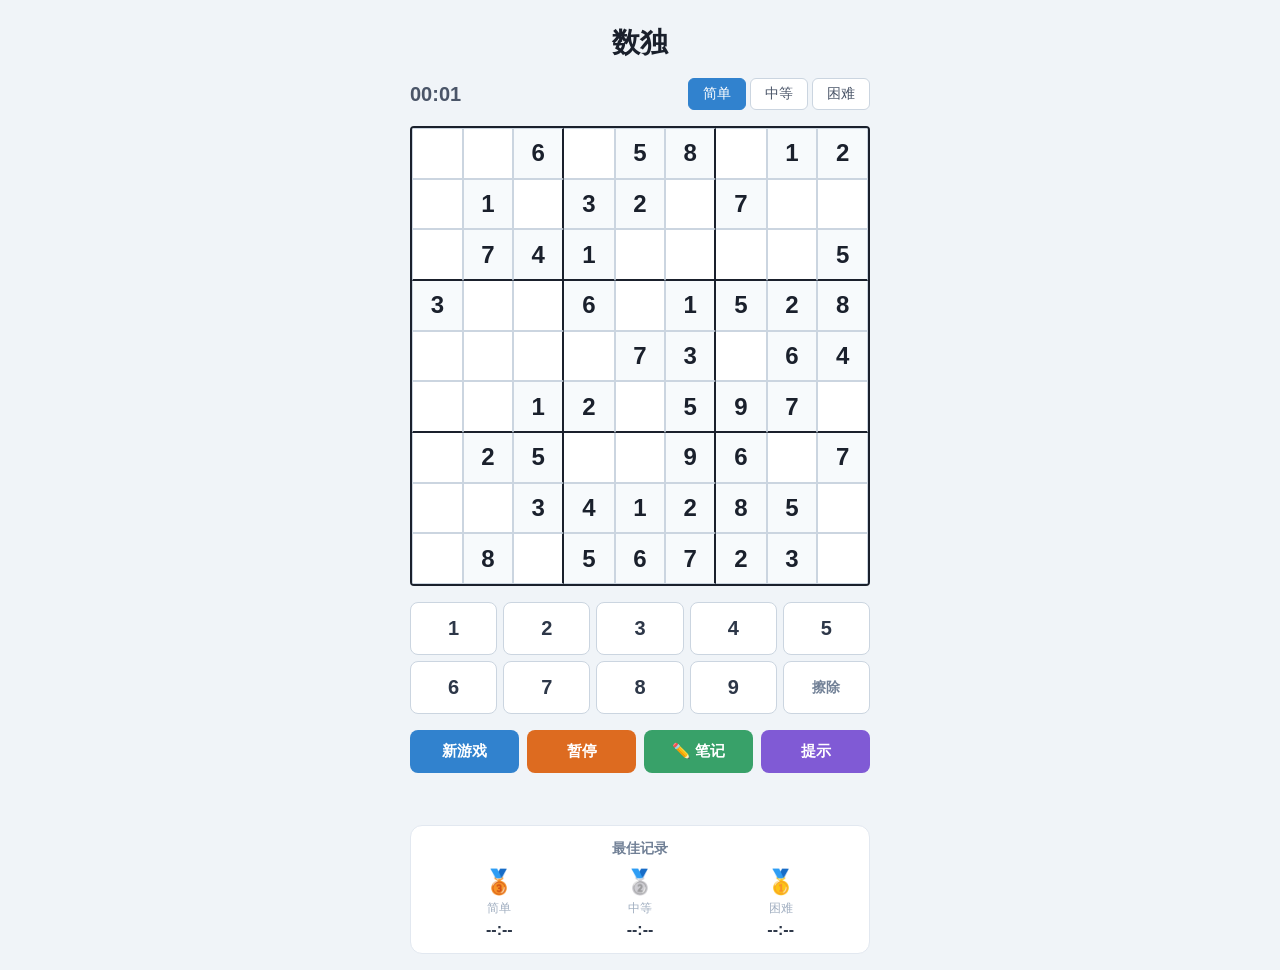
<file: index.html>
<!DOCTYPE html>
<html lang="zh-CN">
<head>
  <meta charset="UTF-8">
  <meta name="viewport" content="width=device-width, initial-scale=1.0, user-scalable=no">
  <title>数独</title>
  <link rel="stylesheet" href="style.css">
  <link rel="manifest" href="manifest.json">
  <meta name="theme-color" content="#3182ce">
  <meta name="apple-mobile-web-app-capable" content="yes">
  <meta name="apple-mobile-web-app-status-bar-style" content="black-translucent">
  <link rel="apple-touch-icon" href="icon-192.png">
</head>
<body>
  <div class="container">
    <h1>数独</h1>

    <div class="toolbar">
      <div class="timer" id="timer">00:00</div>
      <div class="difficulty">
        <button class="diff-btn active" data-diff="easy">简单</button>
        <button class="diff-btn" data-diff="medium">中等</button>
        <button class="diff-btn" data-diff="hard">困难</button>
      </div>
    </div>

    <div class="board" id="board"></div>

    <div class="numpad" id="numpad">
      <button class="num-btn" data-num="1">1</button>
      <button class="num-btn" data-num="2">2</button>
      <button class="num-btn" data-num="3">3</button>
      <button class="num-btn" data-num="4">4</button>
      <button class="num-btn" data-num="5">5</button>
      <button class="num-btn" data-num="6">6</button>
      <button class="num-btn" data-num="7">7</button>
      <button class="num-btn" data-num="8">8</button>
      <button class="num-btn" data-num="9">9</button>
      <button class="num-btn erase-btn" data-num="0">擦除</button>
    </div>

    <div class="actions">
      <button id="newGame">新游戏</button>
      <button id="pause">暂停</button>
      <button id="notes">✏️ 笔记</button>
      <button id="hint">提示</button>
    </div>

    <div class="message" id="message"></div>

    <div class="trophy" id="trophy">
      <div class="trophy-title">最佳记录</div>
      <div class="trophy-items">
        <div class="trophy-item">
          <span class="trophy-icon">🥉</span>
          <span class="trophy-label">简单</span>
          <span class="trophy-time" id="best-easy">--:--</span>
        </div>
        <div class="trophy-item">
          <span class="trophy-icon">🥈</span>
          <span class="trophy-label">中等</span>
          <span class="trophy-time" id="best-medium">--:--</span>
        </div>
        <div class="trophy-item">
          <span class="trophy-icon">🥇</span>
          <span class="trophy-label">困难</span>
          <span class="trophy-time" id="best-hard">--:--</span>
        </div>
      </div>
    </div>
  </div>

  <div class="modal-overlay" id="modal" hidden>
    <div class="modal">
      <h2 id="modalTitle"></h2>
      <p id="modalText"></p>
      <button id="modalBtn">好的</button>
    </div>
  </div>

  <script src="game.js"></script>
  <script>
    if ('serviceWorker' in navigator) {
      navigator.serviceWorker.register('./sw.js');
    }
  </script>
</body>
</html>
</file>
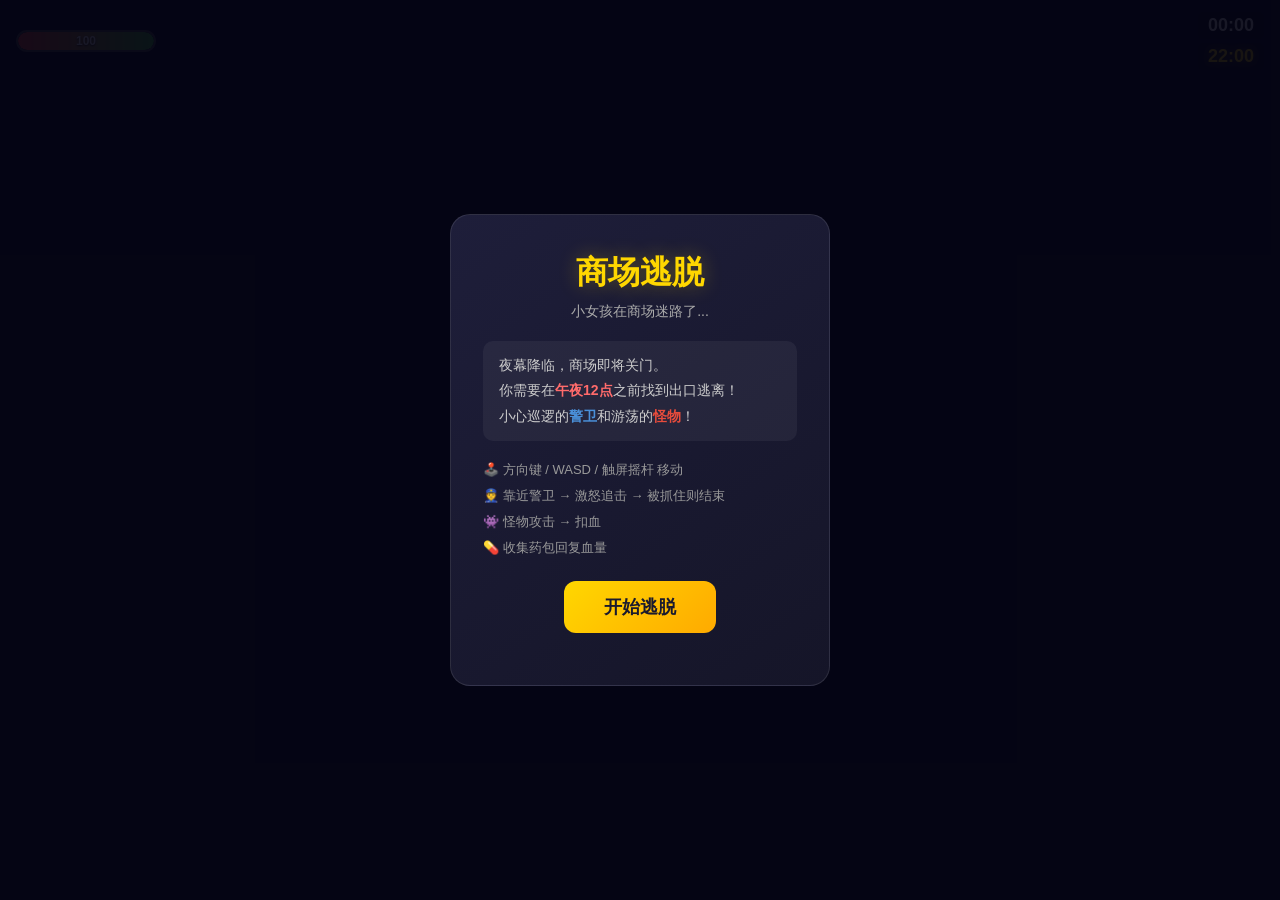
<file: mall-escape/index.html>
<!DOCTYPE html>
<html lang="zh-CN">
<head>
  <meta charset="UTF-8">
  <meta name="viewport" content="width=device-width, initial-scale=1.0, user-scalable=no">
  <title>商场逃脱</title>
  <link rel="stylesheet" href="style.css">
  <meta name="theme-color" content="#1a1a2e">
  <meta name="apple-mobile-web-app-capable" content="yes">
  <meta name="apple-mobile-web-app-status-bar-style" content="black-translucent">
</head>
<body>
  <canvas id="gameCanvas"></canvas>

  <!-- HUD -->
  <div class="hud" id="hud" hidden>
    <div class="hud-left">
      <div class="hp-bar">
        <div class="hp-fill" id="hpFill"></div>
        <span class="hp-text" id="hpText">100</span>
      </div>
    </div>
    <div class="hud-right">
      <div class="timer" id="timer">00:00</div>
      <div class="clock" id="clock">22:00</div>
    </div>
  </div>

  <!-- Mobile Joystick -->
  <div class="joystick" id="joystick" hidden>
    <div class="joystick-base">
      <div class="joystick-knob" id="joystickKnob"></div>
    </div>
  </div>

  <!-- Start Screen -->
  <div class="overlay" id="startScreen">
    <div class="screen-box">
      <h1>商场逃脱</h1>
      <p class="subtitle">小女孩在商场迷路了...</p>
      <div class="story">
        <p>夜幕降临，商场即将关门。</p>
        <p>你需要在<strong>午夜12点</strong>之前找到出口逃离！</p>
        <p>小心巡逻的<span class="text-blue">警卫</span>和游荡的<span class="text-red">怪物</span>！</p>
      </div>
      <div class="tips">
        <p>🕹️ 方向键 / WASD / 触屏摇杆 移动</p>
        <p>👮 靠近警卫 → 激怒追击 → 被抓住则结束</p>
        <p>👾 怪物攻击 → 扣血</p>
        <p>💊 收集药包回复血量</p>
      </div>
      <button class="btn-start" id="btnStart">开始逃脱</button>
      <div class="best-record" id="bestRecord"></div>
    </div>
  </div>

  <!-- Game Over Screen -->
  <div class="overlay" id="gameOverScreen" hidden>
    <div class="screen-box">
      <h1 id="resultTitle">游戏结束</h1>
      <p class="result-text" id="resultText"></p>
      <button class="btn-start" id="btnRestart">再试一次</button>
    </div>
  </div>

  <script src="game.js"></script>
</body>
</html>
</file>
<file: style.css>
* {
  margin: 0;
  padding: 0;
  box-sizing: border-box;
}

body {
  font-family: -apple-system, BlinkMacSystemFont, "Segoe UI", Roboto, sans-serif;
  background: #f0f4f8;
  display: flex;
  justify-content: center;
  min-height: 100vh;
  padding: 16px;
}

.container {
  max-width: 460px;
  width: 100%;
  display: flex;
  flex-direction: column;
  align-items: center;
  gap: 16px;
}

h1 {
  font-size: 28px;
  color: #1a202c;
  margin-top: 8px;
}

/* Toolbar */
.toolbar {
  width: 100%;
  display: flex;
  justify-content: space-between;
  align-items: center;
}

.timer {
  font-size: 20px;
  font-weight: 600;
  color: #4a5568;
  font-variant-numeric: tabular-nums;
}

.difficulty {
  display: flex;
  gap: 4px;
}

.diff-btn {
  padding: 6px 14px;
  border: 1px solid #cbd5e0;
  background: #fff;
  border-radius: 6px;
  font-size: 14px;
  cursor: pointer;
  color: #4a5568;
  transition: all 0.15s;
}

.diff-btn.active {
  background: #3182ce;
  color: #fff;
  border-color: #3182ce;
}

/* Board */
.board {
  display: grid;
  grid-template-columns: repeat(9, 1fr);
  width: 100%;
  aspect-ratio: 1;
  border: 2.5px solid #1a202c;
  background: #1a202c;
  gap: 0;
  border-radius: 4px;
  overflow: hidden;
}

.cell {
  background: #fff;
  display: flex;
  align-items: center;
  justify-content: center;
  font-size: clamp(16px, 4.5vw, 24px);
  font-weight: 500;
  cursor: pointer;
  position: relative;
  user-select: none;
  -webkit-tap-highlight-color: transparent;
  border: 0.5px solid #cbd5e0;
  transition: background 0.1s;
}

/* 3x3 宫格边框 */
.cell[data-col="2"], .cell[data-col="5"] {
  border-right: 2px solid #1a202c;
}
.cell[data-col="3"], .cell[data-col="6"] {
  border-left: none;
}
.cell[data-row="2"], .cell[data-row="5"] {
  border-bottom: 2px solid #1a202c;
}
.cell[data-row="3"], .cell[data-row="6"] {
  border-top: none;
}

.cell.given {
  color: #1a202c;
  font-weight: 700;
  background: #f7fafc;
}

.cell.filled {
  color: #3182ce;
}

.cell.selected {
  background: #bee3f8;
}

.cell.highlighted {
  background: #e2e8f0;
}

.cell.same-number {
  background: #c3dafe;
}

.cell.error {
  color: #e53e3e;
  background: #fed7d7;
}

/* 笔记候选数字 */
.cell .notes-grid {
  display: grid;
  grid-template-columns: repeat(3, 1fr);
  grid-template-rows: repeat(3, 1fr);
  width: 100%;
  height: 100%;
  position: absolute;
  inset: 0;
}

.cell .notes-grid span {
  display: flex;
  align-items: center;
  justify-content: center;
  font-size: clamp(7px, 1.8vw, 10px);
  font-weight: 600;
  color: #718096;
  line-height: 1;
}

.cell.hint-cell {
  animation: hintPulse 0.6s ease;
}

@keyframes hintPulse {
  0% { background: #c6f6d5; }
  100% { background: #bee3f8; }
}

/* Number pad */
.numpad {
  display: grid;
  grid-template-columns: repeat(5, 1fr);
  gap: 6px;
  width: 100%;
}

.num-btn {
  padding: 14px 0;
  font-size: 20px;
  font-weight: 600;
  border: 1px solid #cbd5e0;
  background: #fff;
  border-radius: 8px;
  cursor: pointer;
  color: #2d3748;
  transition: all 0.1s;
  -webkit-tap-highlight-color: transparent;
}

.num-btn:active {
  background: #3182ce;
  color: #fff;
  transform: scale(0.95);
}

.num-btn.erase-btn {
  font-size: 14px;
  color: #718096;
}

.num-btn.completed {
  opacity: 0.3;
  pointer-events: none;
}

/* Action buttons */
.actions {
  display: flex;
  gap: 8px;
  width: 100%;
}

.actions button {
  flex: 1;
  padding: 12px 0;
  font-size: 15px;
  font-weight: 600;
  border: none;
  border-radius: 8px;
  cursor: pointer;
  transition: all 0.15s;
  -webkit-tap-highlight-color: transparent;
}

#newGame {
  background: #3182ce;
  color: #fff;
}

#pause {
  background: #dd6b20;
  color: #fff;
}

#notes {
  background: #38a169;
  color: #fff;
}

#notes.active {
  background: #276749;
  box-shadow: inset 0 2px 4px rgba(0,0,0,0.2);
}

/* 暂停遮罩 */
.board.paused .cell {
  color: transparent !important;
  pointer-events: none;
}

.board.paused .cell .notes-grid {
  visibility: hidden;
}

.board.paused::after {
  content: '已暂停';
  position: absolute;
  inset: 0;
  display: flex;
  align-items: center;
  justify-content: center;
  font-size: 28px;
  font-weight: 700;
  color: #4a5568;
  background: rgba(240, 244, 248, 0.85);
  z-index: 10;
}

.board {
  position: relative;
}

#hint {
  background: #805ad5;
  color: #fff;
}

.actions button:active {
  transform: scale(0.97);
  filter: brightness(0.9);
}

/* Message */
.message {
  font-size: 14px;
  color: #718096;
  min-height: 20px;
  text-align: center;
}

/* Modal */
.modal-overlay {
  position: fixed;
  inset: 0;
  background: rgba(0,0,0,0.5);
  display: flex;
  align-items: center;
  justify-content: center;
  z-index: 100;
}

.modal-overlay[hidden] {
  display: none;
}

.modal {
  background: #fff;
  border-radius: 16px;
  padding: 32px;
  text-align: center;
  max-width: 320px;
  width: 90%;
}

.modal h2 {
  font-size: 24px;
  margin-bottom: 8px;
  color: #1a202c;
}

.modal p {
  color: #718096;
  margin-bottom: 20px;
  font-size: 16px;
}

.modal button {
  padding: 10px 32px;
  font-size: 16px;
  font-weight: 600;
  border: none;
  border-radius: 8px;
  background: #3182ce;
  color: #fff;
  cursor: pointer;
}

/* Trophy */
.trophy {
  width: 100%;
  background: #fff;
  border-radius: 12px;
  padding: 14px 18px;
  border: 1px solid #e2e8f0;
}

.trophy-title {
  font-size: 14px;
  font-weight: 600;
  color: #718096;
  margin-bottom: 10px;
  text-align: center;
}

.trophy-items {
  display: flex;
  justify-content: space-around;
}

.trophy-item {
  display: flex;
  flex-direction: column;
  align-items: center;
  gap: 4px;
}

.trophy-icon {
  font-size: 24px;
}

.trophy-label {
  font-size: 12px;
  color: #a0aec0;
}

.trophy-time {
  font-size: 16px;
  font-weight: 700;
  color: #2d3748;
  font-variant-numeric: tabular-nums;
}

.trophy-time.new-record {
  color: #e53e3e;
  animation: recordPulse 0.6s ease 3;
}

@keyframes recordPulse {
  0%, 100% { transform: scale(1); }
  50% { transform: scale(1.2); }
}

/* Keyboard support */
.cell:focus {
  outline: 2px solid #3182ce;
  outline-offset: -2px;
  z-index: 1;
}
</file>
<file: mall-escape/style.css>
* {
  margin: 0;
  padding: 0;
  box-sizing: border-box;
}

body {
  background: #0a0a1a;
  overflow: hidden;
  font-family: -apple-system, BlinkMacSystemFont, "Segoe UI", Roboto, sans-serif;
  touch-action: none;
  user-select: none;
  -webkit-user-select: none;
}

canvas {
  display: block;
  width: 100vw;
  height: 100vh;
}

/* HUD */
.hud {
  position: fixed;
  top: 0;
  left: 0;
  right: 0;
  display: flex;
  justify-content: space-between;
  align-items: center;
  padding: 12px 16px;
  pointer-events: none;
  z-index: 10;
}

.hp-bar {
  width: 140px;
  height: 22px;
  background: rgba(0, 0, 0, 0.6);
  border-radius: 11px;
  border: 2px solid rgba(255, 255, 255, 0.3);
  position: relative;
  overflow: hidden;
}

.hp-fill {
  height: 100%;
  background: linear-gradient(90deg, #ff4444, #44cc44);
  border-radius: 9px;
  transition: width 0.3s;
  width: 100%;
}

.hp-text {
  position: absolute;
  inset: 0;
  display: flex;
  align-items: center;
  justify-content: center;
  font-size: 12px;
  font-weight: 700;
  color: #fff;
  text-shadow: 0 1px 2px rgba(0, 0, 0, 0.8);
}

.hud-right {
  display: flex;
  flex-direction: column;
  align-items: flex-end;
  gap: 4px;
}

.timer {
  font-size: 18px;
  font-weight: 700;
  color: #fff;
  font-variant-numeric: tabular-nums;
  background: rgba(0, 0, 0, 0.5);
  padding: 3px 10px;
  border-radius: 6px;
}

.timer.urgent {
  color: #ff4444;
  animation: clockPulse 1s ease infinite;
}

.clock {
  font-size: 18px;
  font-weight: 700;
  color: #ffd700;
  text-shadow: 0 0 10px rgba(255, 215, 0, 0.5);
  font-variant-numeric: tabular-nums;
  background: rgba(0, 0, 0, 0.5);
  padding: 3px 10px;
  border-radius: 6px;
}

.clock.urgent {
  color: #ff4444;
  text-shadow: 0 0 10px rgba(255, 0, 0, 0.6);
  animation: clockPulse 1s ease infinite;
}

@keyframes clockPulse {
  0%, 100% { transform: scale(1); }
  50% { transform: scale(1.1); }
}

/* Joystick */
.joystick {
  position: fixed;
  bottom: 30px;
  left: 30px;
  z-index: 20;
  pointer-events: auto;
}

.joystick[hidden] {
  display: none;
}

.joystick-base {
  width: 120px;
  height: 120px;
  border-radius: 50%;
  background: rgba(255, 255, 255, 0.08);
  border: 2px solid rgba(255, 255, 255, 0.2);
  position: relative;
  display: flex;
  align-items: center;
  justify-content: center;
}

.joystick-knob {
  width: 48px;
  height: 48px;
  border-radius: 50%;
  background: rgba(255, 255, 255, 0.3);
  border: 2px solid rgba(255, 255, 255, 0.4);
  position: absolute;
  transition: none;
}

/* Overlays */
.overlay {
  position: fixed;
  inset: 0;
  display: flex;
  align-items: center;
  justify-content: center;
  background: rgba(5, 5, 20, 0.92);
  z-index: 50;
}

.overlay[hidden] {
  display: none;
}

.screen-box {
  background: linear-gradient(145deg, #1e1e3a, #151528);
  border: 1px solid rgba(255, 255, 255, 0.1);
  border-radius: 20px;
  padding: 36px 32px;
  max-width: 380px;
  width: 90%;
  text-align: center;
}

.screen-box h1 {
  font-size: 32px;
  color: #ffd700;
  margin-bottom: 8px;
  text-shadow: 0 0 20px rgba(255, 215, 0, 0.3);
}

.subtitle {
  color: #aaa;
  font-size: 14px;
  margin-bottom: 20px;
}

.story {
  text-align: left;
  color: #ccc;
  font-size: 14px;
  line-height: 1.8;
  margin-bottom: 16px;
  padding: 12px 16px;
  background: rgba(255, 255, 255, 0.05);
  border-radius: 10px;
}

.story strong {
  color: #ff6b6b;
}

.text-blue { color: #4a90d9; font-weight: 600; }
.text-red { color: #e74c3c; font-weight: 600; }

.tips {
  text-align: left;
  color: #999;
  font-size: 13px;
  line-height: 2;
  margin-bottom: 20px;
}

.btn-start {
  padding: 14px 40px;
  font-size: 18px;
  font-weight: 700;
  border: none;
  border-radius: 12px;
  background: linear-gradient(135deg, #ffd700, #ffaa00);
  color: #1a1a2e;
  cursor: pointer;
  transition: transform 0.15s;
  -webkit-tap-highlight-color: transparent;
}

.btn-start:active {
  transform: scale(0.95);
}

.result-text {
  color: #ccc;
  font-size: 15px;
  margin: 16px 0 24px;
  line-height: 1.8;
}

.best-record {
  margin-top: 16px;
  color: #999;
  font-size: 13px;
}
</file>
